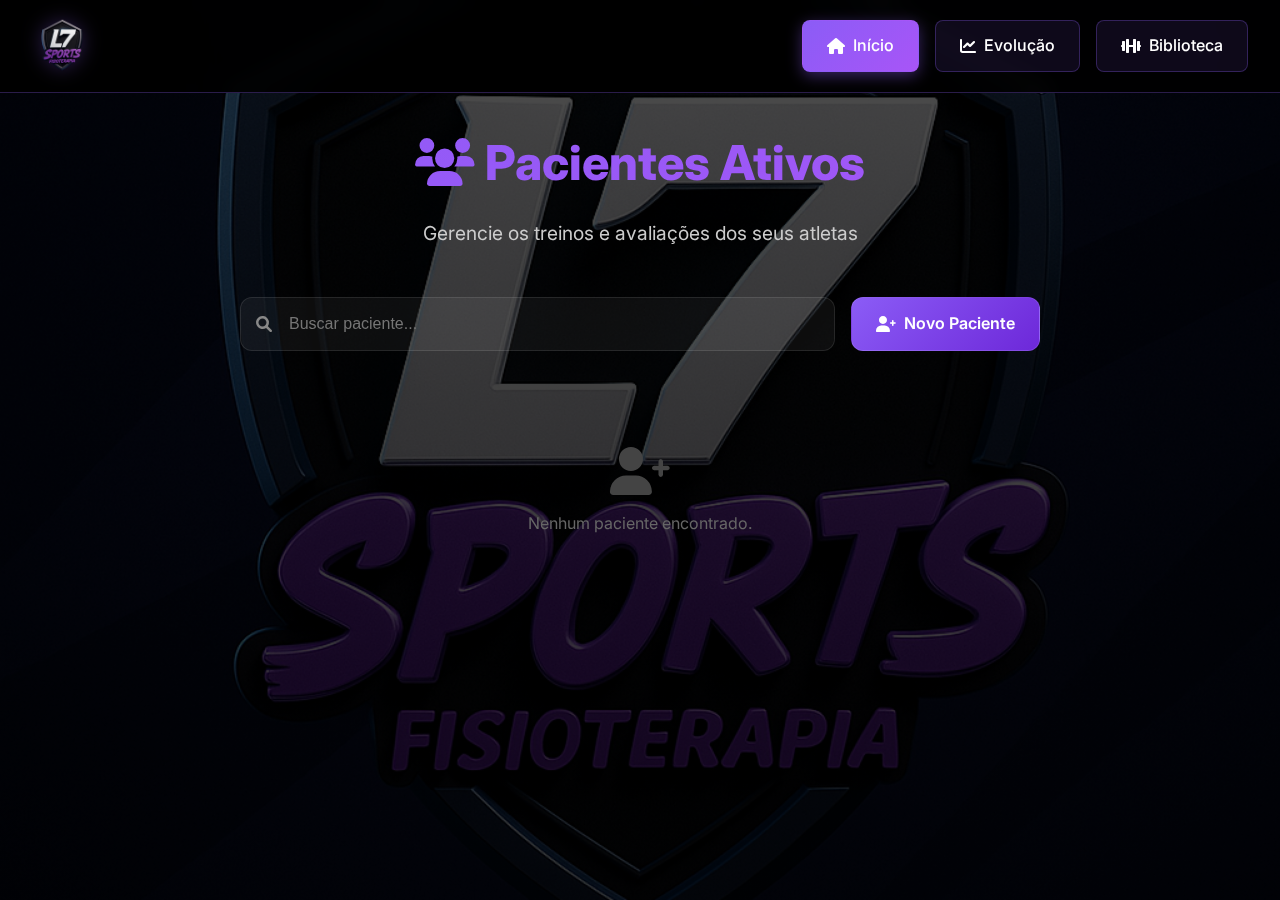
<file: index.html>
<!DOCTYPE html>
<html lang="pt-BR">
<head>
    <meta charset="UTF-8">
    <meta name="viewport" content="width=device-width, initial-scale=1.0">
    <title>L7 Sports - Início</title>
    <link rel="stylesheet" href="styles.css">
    <link href="https://fonts.googleapis.com/css2?family=Inter:wght@300;400;500;600;700;800&display=swap" rel="stylesheet">
    <link rel="stylesheet" href="https://cdnjs.cloudflare.com/ajax/libs/font-awesome/6.0.0/css/all.min.css">
    <link rel="icon" type="image/png" href="assets/icon-app.png">
    
    <style>
        /* --- TOOLBAR (PESQUISA + BOTÃO) --- */
        .toolbar-container {
            display: flex;
            align-items: center;
            gap: 1rem;
            max-width: 900px; /* Largura máxima para não ficar esticado demais */
            margin: 0 auto 2rem auto;
        }

        /* Container da Pesquisa (Cresce para ocupar espaço) */
        .search-wrapper {
            flex: 1; 
            position: relative;
        }

        .search-input {
            width: 100%;
            padding: 1rem 1rem 1rem 3rem;
            background: rgba(255,255,255,0.05);
            border: 1px solid rgba(255,255,255,0.1);
            border-radius: 12px;
            color: white;
            font-size: 1rem;
            outline: none;
            transition: all 0.3s ease;
            height: 54px; /* Altura fixa para alinhar com botão */
        }

        .search-input:focus {
            border-color: #8B5CF6;
            background: rgba(139, 92, 246, 0.05);
            box-shadow: 0 0 0 4px rgba(139, 92, 246, 0.1);
        }

        .search-icon {
            position: absolute;
            left: 1rem;
            top: 50%;
            transform: translateY(-50%);
            color: #888;
            pointer-events: none;
        }

        /* Botão Novo Paciente */
        .btn-new-patient {
            background: linear-gradient(135deg, #8B5CF6, #6D28D9);
            color: white;
            padding: 0 1.5rem;
            height: 54px; /* Mesma altura da pesquisa */
            border-radius: 12px;
            display: flex;
            align-items: center;
            gap: 0.5rem;
            text-decoration: none;
            font-weight: 600;
            white-space: nowrap; /* Impede que o texto quebre */
            transition: transform 0.2s, box-shadow 0.2s;
            border: 1px solid rgba(255,255,255,0.1);
        }

        .btn-new-patient:hover {
            transform: translateY(-2px);
            box-shadow: 0 4px 12px rgba(139, 92, 246, 0.4);
            border-color: #A78BFA;
        }

        /* Responsivo (Celular) */
        @media (max-width: 600px) {
            .toolbar-container {
                flex-direction: column; /* Um embaixo do outro */
            }
            .btn-new-patient {
                width: 100%;
                justify-content: center;
            }
        }

        /* --- CARDS (Estilo Padrão) --- */
        .patients-grid {
            display: grid;
            grid-template-columns: repeat(auto-fill, minmax(280px, 1fr));
            gap: 1.5rem;
        }

        .patient-card {
            background: rgba(255,255,255,0.05);
            padding: 1.5rem;
            border-radius: 16px;
            border: 1px solid rgba(255,255,255,0.05);
            cursor: pointer;
            transition: all 0.3s ease;
            display: flex;
            flex-direction: column;
            gap: 1rem;
            position: relative;
            overflow: hidden;
            text-decoration: none;
        }

        .patient-card:hover {
            transform: translateY(-5px);
            background: rgba(139, 92, 246, 0.1);
            border-color: #8B5CF6;
            box-shadow: 0 10px 20px rgba(0,0,0,0.3);
        }

        .card-header { display: flex; align-items: center; gap: 1rem; }
        .card-avatar { width: 45px; height: 45px; background: transparent; border-radius: 50%; display: flex; align-items: center; justify-content: center; overflow: hidden; }
        .card-info h3 { margin: 0; font-size: 1.1rem; color: #fff; font-weight: 600; }
        .card-info p { margin: 0; font-size: 0.85rem; color: #ccc; }
        .lesion-container { border-bottom: 1px solid rgba(255,255,255,0.1); padding-bottom: 0.8rem; margin-bottom: 0.5rem; }
        .lesion-badge { padding: 0.4rem 1rem; background: #6D28D9; border: 1px solid #8B5CF6; border-radius: 8px; font-size: 0.8rem; color: white; font-weight: 700; display: inline-flex; align-items: center; gap: 0.5rem; text-transform: uppercase; }
        .focos-container { display: flex; flex-wrap: wrap; gap: 0.5rem; }
        .tag-box { padding: 0.3rem 0.8rem; background: rgba(139, 92, 246, 0.2); border: 1px solid rgba(139, 92, 246, 0.4); border-radius: 50px; font-size: 0.75rem; color: #E9D5FF; font-weight: 500; }
        .card-action { margin-top: auto; padding-top: 1rem; border-top: 1px solid rgba(255,255,255,0.1); color: #8B5CF6; font-size: 0.9rem; font-weight: 600; display: flex; align-items: center; gap: 0.5rem; }
    </style>
</head>
<body>
    <div class="app-container">
        <header class="header">
            <div class="logo-container">
                <img src="assets/logo-site.png" alt="L7 Logo" class="main-logo">
            </div>
            <nav class="nav-menu">
                <a href="index.html" class="nav-link active"><i class="fas fa-home"></i> Início</a>
                <a href="evolucao.html" class="nav-link"><i class="fas fa-chart-line"></i> Evolução</a>
                <a href="biblioteca.html" class="nav-link"><i class="fas fa-dumbbell"></i> Biblioteca</a>
            </nav>
        </header>

        <div class="main-container">
            <div class="page-header">
                <h1><i class="fas fa-users"></i> Pacientes Ativos</h1>
                <p>Gerencie os treinos e avaliações dos seus atletas</p>
            </div>

            <div class="form-container">
                
                <div class="toolbar-container">
                    
                    <div class="search-wrapper">
                        <i class="fas fa-search search-icon"></i>
                        <input type="text" id="search-home" class="search-input" placeholder="Buscar paciente..." onkeyup="filtrarHome()">
                    </div>

                    <a href="cadastro.html" class="btn-new-patient">
                        <i class="fas fa-user-plus"></i> Novo Paciente
                    </a>

                </div>

                <div id="patients-grid" class="patients-grid">
                    </div>

                <div id="empty-state" style="text-align: center; padding: 4rem; display: none;">
                    <i class="fas fa-user-plus" style="font-size: 3rem; color: #444; margin-bottom: 1rem;"></i>
                    <p style="color: #666;">Nenhum paciente encontrado.</p>
                </div>
            </div>
        </div>
    </div>

    <script src="index.js"></script>
</body>
</html>
</file>
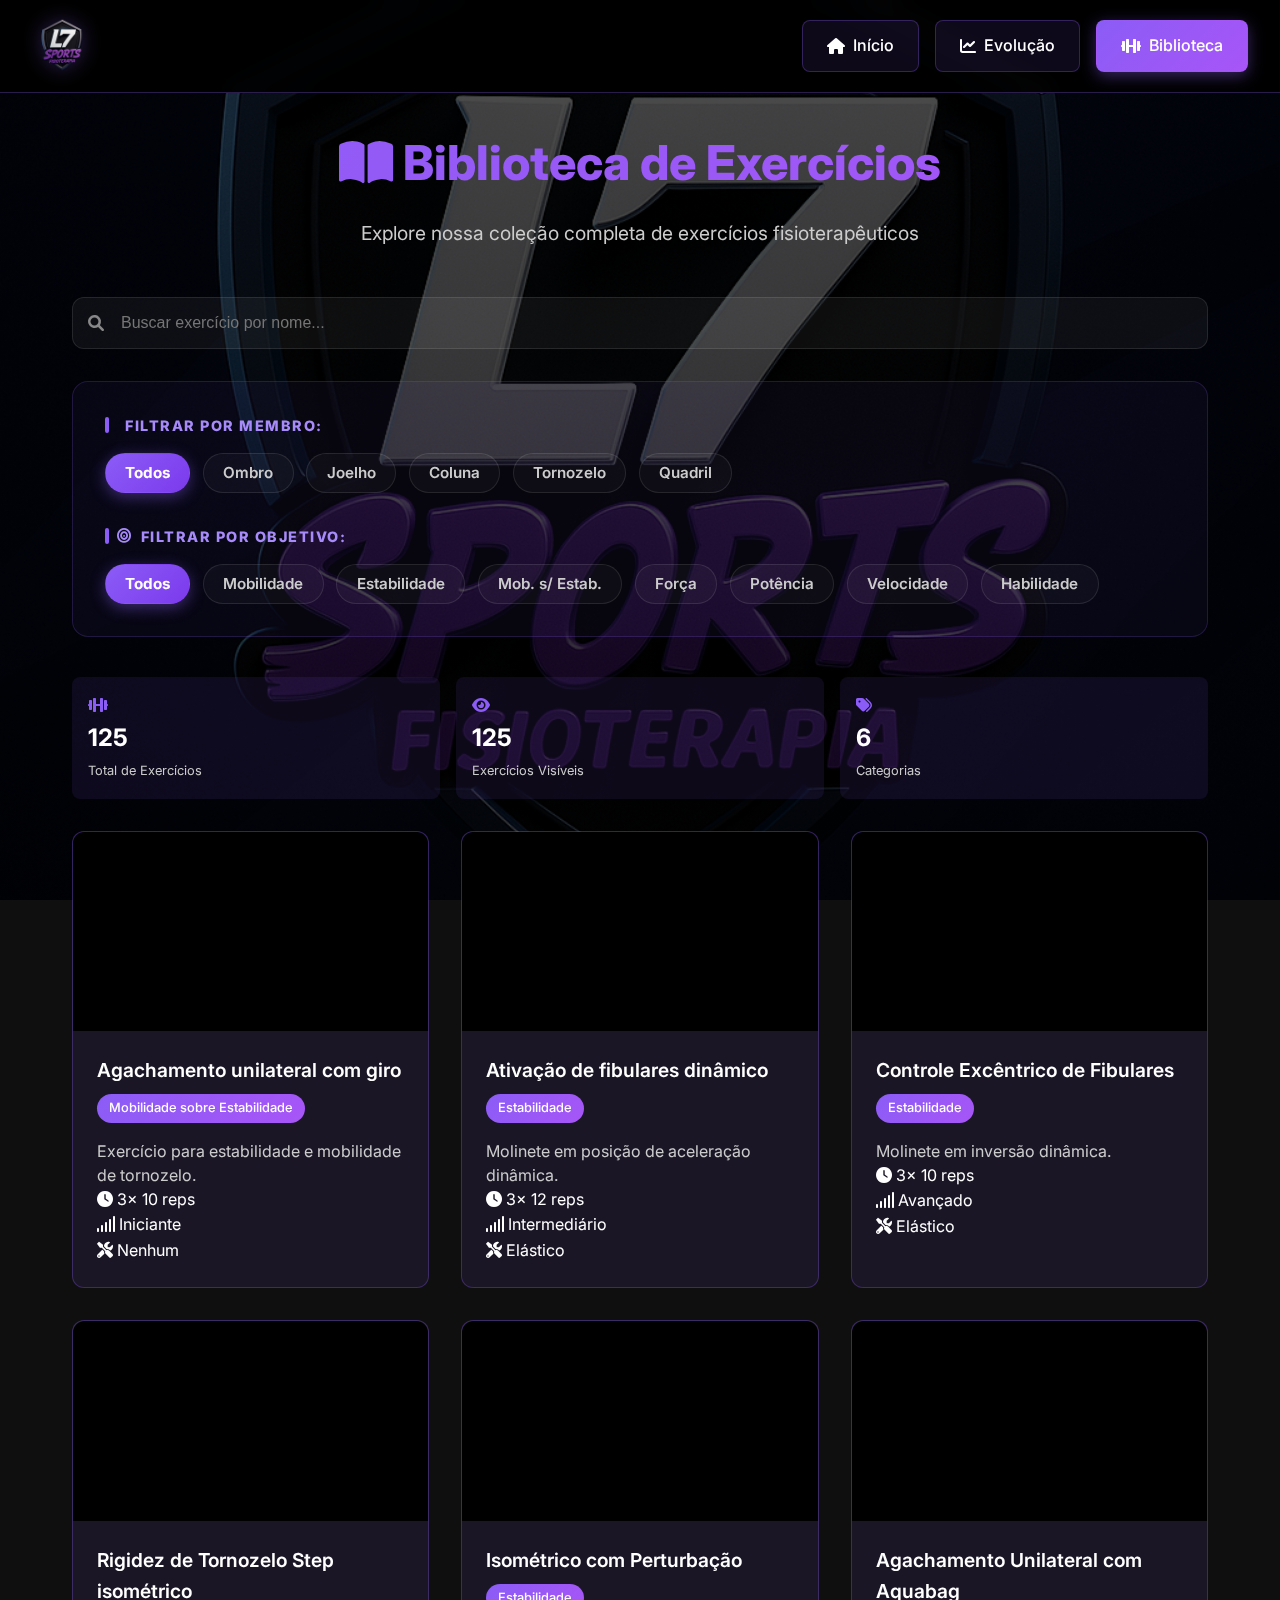
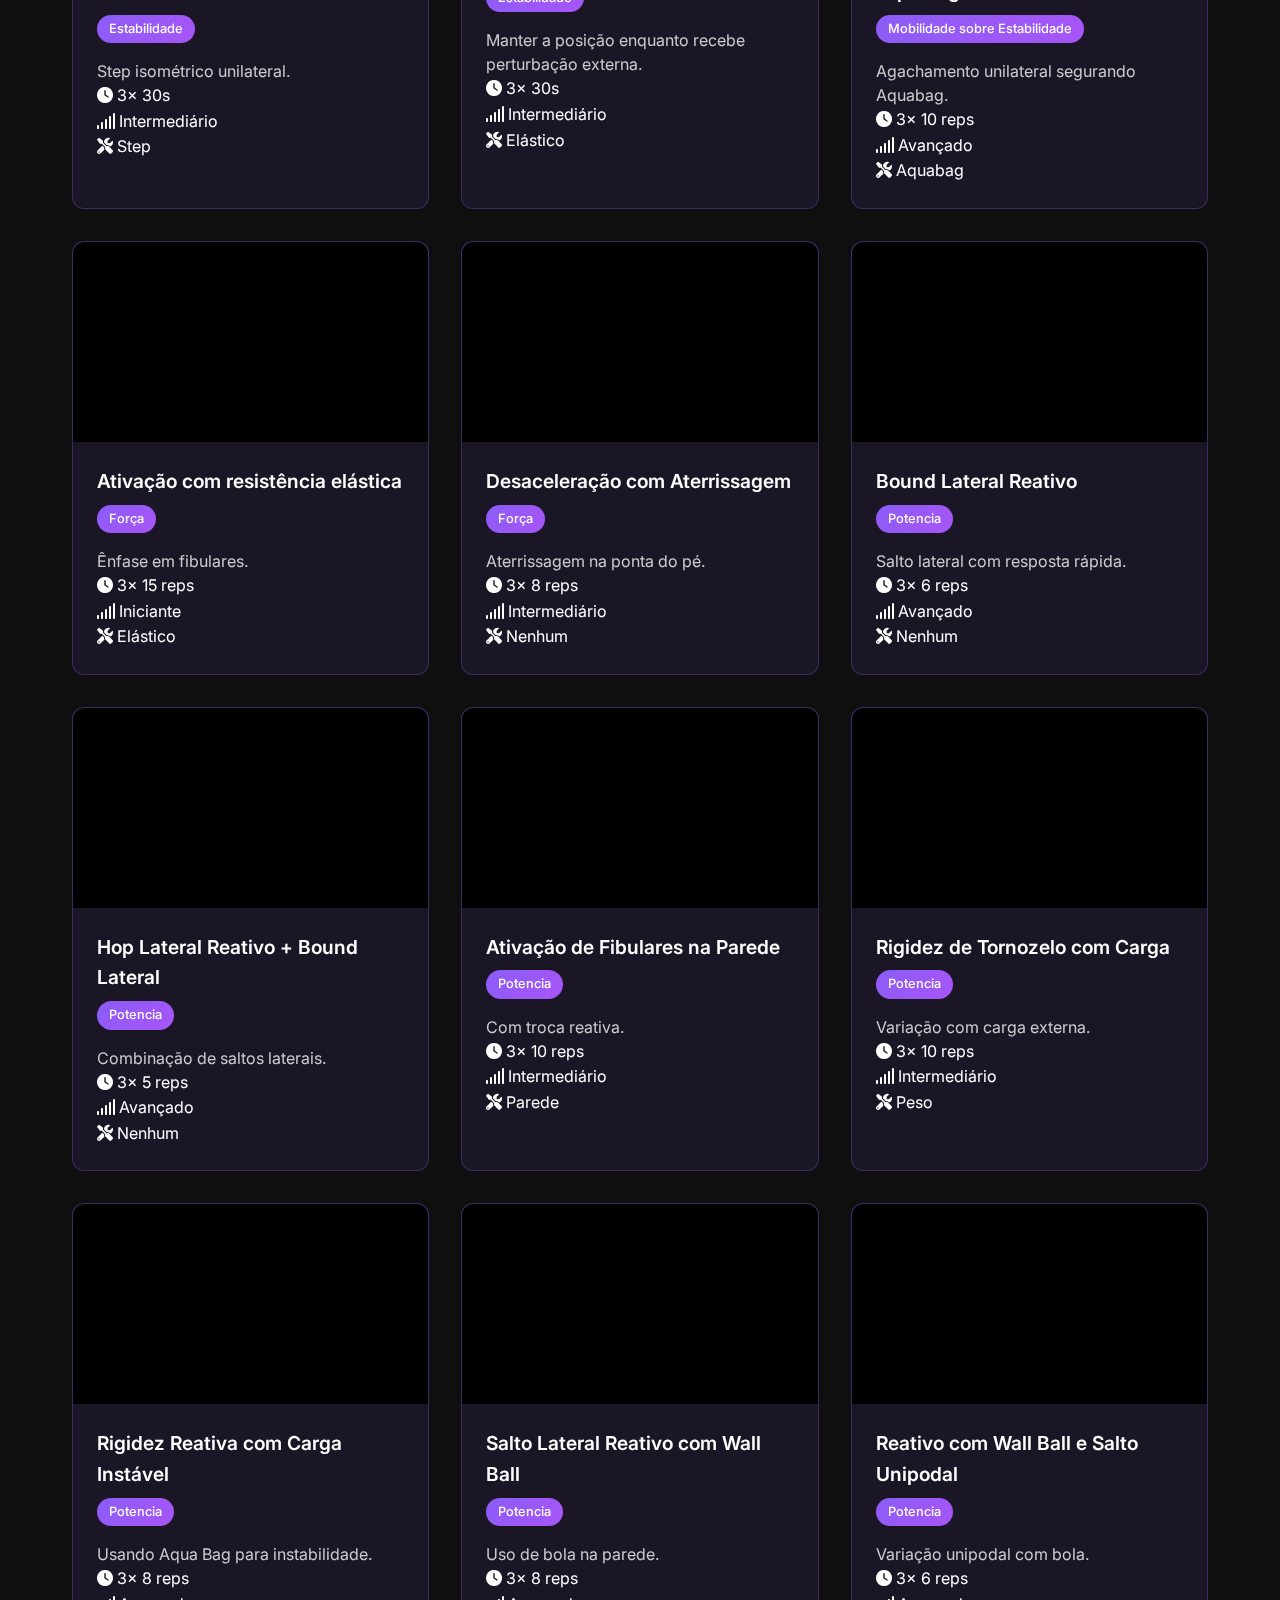
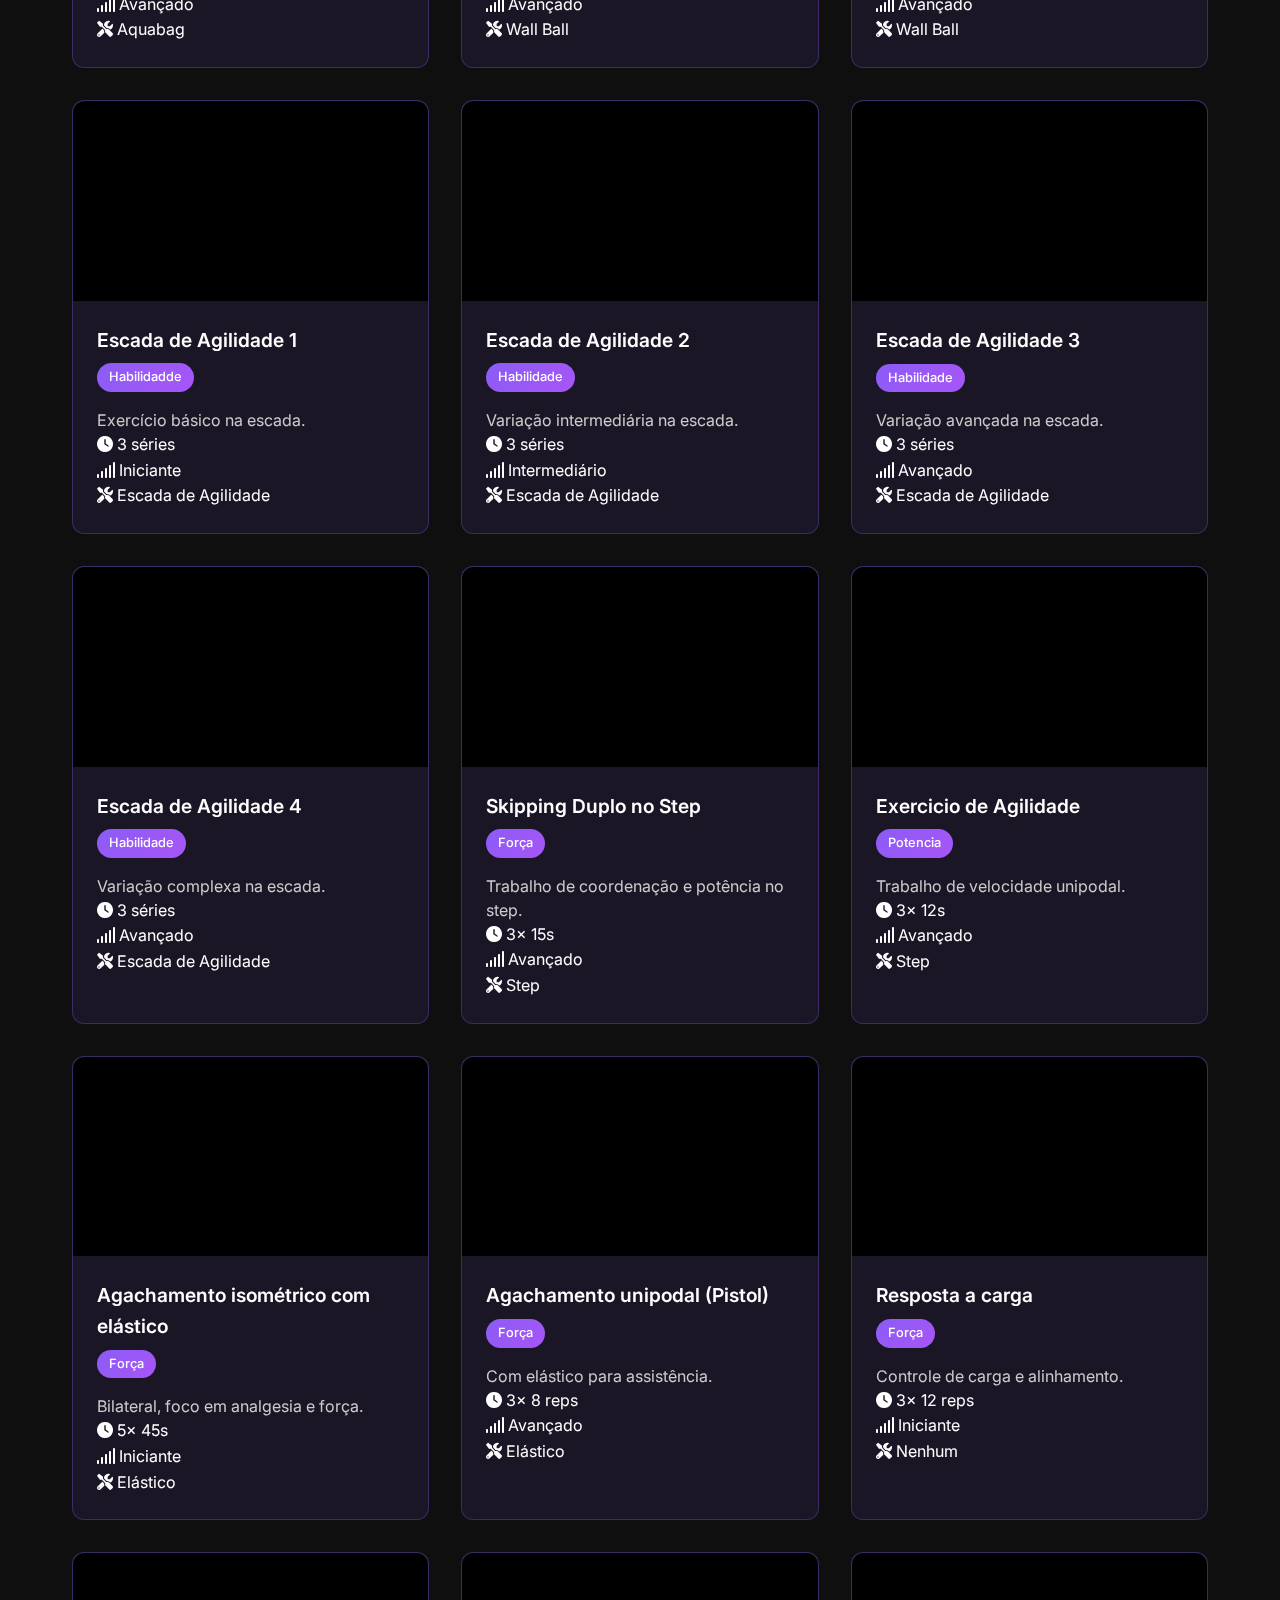
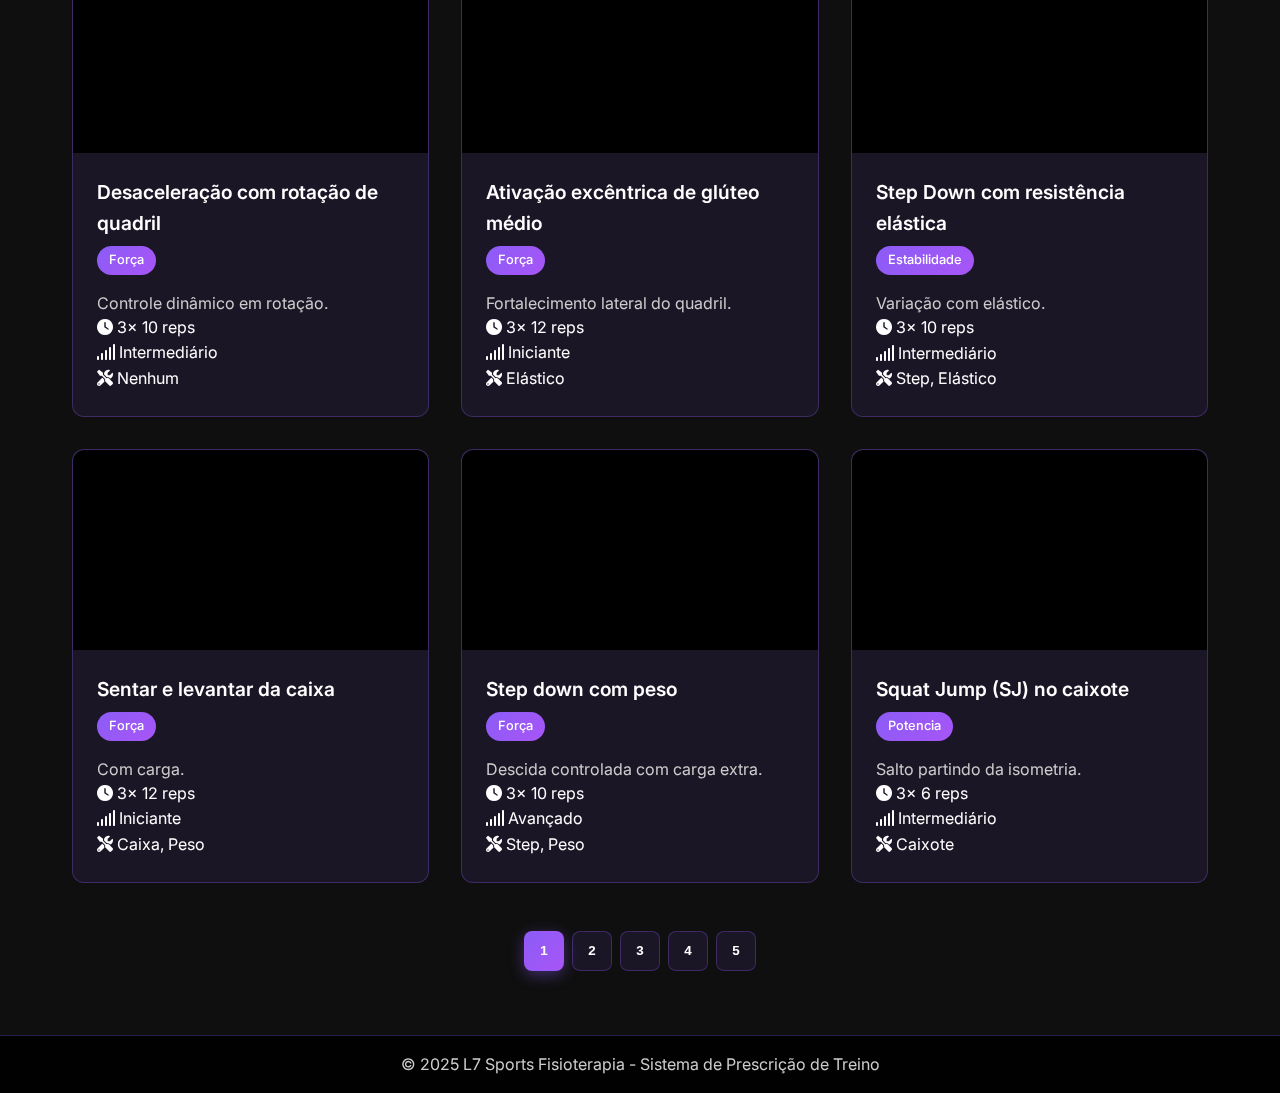
<file: biblioteca.html>
<!DOCTYPE html>
<html lang="pt-BR">
<head>
    <meta charset="UTF-8">
    <meta name="viewport" content="width=device-width, initial-scale=1.0">
    <title>L7 Sports - Biblioteca de Exercícios</title>
    <link rel="stylesheet" href="styles.css">
    <link href="https://fonts.googleapis.com/css2?family=Inter:wght@300;400;500;600;700;800&display=swap" rel="stylesheet">
    <link rel="stylesheet" href="https://cdnjs.cloudflare.com/ajax/libs/font-awesome/6.0.0/css/all.min.css">
    
    <link rel="icon" type="image/png" href="assets/icon-app.png">
    <link rel="apple-touch-icon" href="assets/icon-app.png">
</head>
<body>
    <div class="app-container">
        <header class="header">
            <div class="logo-container">
                <img src="assets/logo-site.png" alt="L7 Sports Fisioterapia Logo" class="main-logo">
            </div>
            <nav class="nav-menu">
                <a href="index.html" class="nav-link">
                    <i class="fas fa-home"></i> Início
                </a>
                <a href="evolucao.html" class="nav-link">
                    <i class="fas fa-chart-line"></i> Evolução
                </a>
                <a href="biblioteca.html" class="nav-link active">
                    <i class="fas fa-dumbbell"></i> Biblioteca
                </a>
            </nav>
        </header>

        <div class="main-container">
            <div class="page-header">
                <h1><i class="fas fa-book-open"></i> Biblioteca de Exercícios</h1>
                <p>Explore nossa coleção completa de exercícios fisioterapêuticos</p>
            </div>

            <div class="search-container" style="margin-bottom: 2rem;">
                <div class="search-wrapper" style="position: relative;">
                    <i class="fas fa-search search-icon" style="position: absolute; left: 1rem; top: 50%; transform: translateY(-50%); color: #888;"></i>
                    <input type="text" id="search-exercise" class="search-input" placeholder="Buscar exercício por nome..." style="width: 100%; padding: 1rem 1rem 1rem 3rem; background: rgba(255,255,255,0.05); border: 1px solid rgba(255,255,255,0.1); border-radius: 12px; color: white; font-size: 1rem; outline: none; transition: all 0.3s ease;">
                </div>
            </div>

            <div class="filters-container">
                
                <div class="filter-group">
                    <h4><i class="fas fa-body"></i> Filtrar por Membro:</h4>
                    <div class="filters" id="location-filters">
                        <button class="filter-btn active" data-type="location" data-value="all">Todos</button>
                        <button class="filter-btn" data-type="location" data-value="ombro">Ombro</button>
                        <button class="filter-btn" data-type="location" data-value="joelho">Joelho</button>
                        <button class="filter-btn" data-type="location" data-value="coluna">Coluna</button>
                        <button class="filter-btn" data-type="location" data-value="tornozelo">Tornozelo</button>
                        <button class="filter-btn" data-type="location" data-value="quadril">Quadril</button>
                    </div>
                </div>

                <div class="filter-group">
                    <h4><i class="fas fa-bullseye"></i> Filtrar por Objetivo:</h4>
                    <div class="filters" id="focus-filters">
                        <button class="filter-btn active" data-type="focus" data-value="all">Todos</button>
                        <button class="filter-btn" data-type="focus" data-value="Mobilidade">Mobilidade</button>
                        <button class="filter-btn" data-type="focus" data-value="Estabilidade">Estabilidade</button>
                        <button class="filter-btn" data-type="focus" data-value="Mobilidade sobre Estabilidade">Mob. s/ Estab.</button>
                        <button class="filter-btn" data-type="focus" data-value="Força">Força</button>
                        <button class="filter-btn" data-type="focus" data-value="Potencia">Potência</button>
                        <button class="filter-btn" data-type="focus" data-value="Velocidade">Velocidade</button>
                        <button class="filter-btn" data-type="focus" data-value="Habilidade">Habilidade</button>
                    </div>
                </div>

            </div>

            <div class="stats-section" style="margin-bottom: 2rem; display: flex; gap: 1rem;">
                <div style="background: rgba(139, 92, 246, 0.1); padding: 1rem; border-radius: 8px; flex: 1;">
                    <i class="fas fa-dumbbell" style="color: #8B5CF6;"></i>
                    <strong id="total-exercises" style="font-size: 1.5rem; display: block;">0</strong>
                    <span style="font-size: 0.8rem; color: #ccc;">Total de Exercícios</span>
                </div>
                <div style="background: rgba(139, 92, 246, 0.1); padding: 1rem; border-radius: 8px; flex: 1;">
                    <i class="fas fa-eye" style="color: #8B5CF6;"></i>
                    <strong id="visible-exercises" style="font-size: 1.5rem; display: block;">0</strong>
                    <span style="font-size: 0.8rem; color: #ccc;">Exercícios Visíveis</span>
                </div>
                <div style="background: rgba(139, 92, 246, 0.1); padding: 1rem; border-radius: 8px; flex: 1;">
                    <i class="fas fa-tags" style="color: #8B5CF6;"></i>
                    <strong id="categories-count" style="font-size: 1.5rem; display: block;">6</strong>
                    <span style="font-size: 0.8rem; color: #ccc;">Categorias</span>
                </div>
            </div>

            <div class="exercise-grid" id="exercise-grid">
                </div>

            <div id="pagination-controls" class="pagination-container"></div>
        </div>

        <footer class="footer">
            <p>&copy; 2025 L7 Sports Fisioterapia - Sistema de Prescrição de Treino</p>
        </footer>
    </div>

    <script src="exercises-data.js"></script>
    <script src="biblioteca.js"></script>
</body>
</html>
</file>
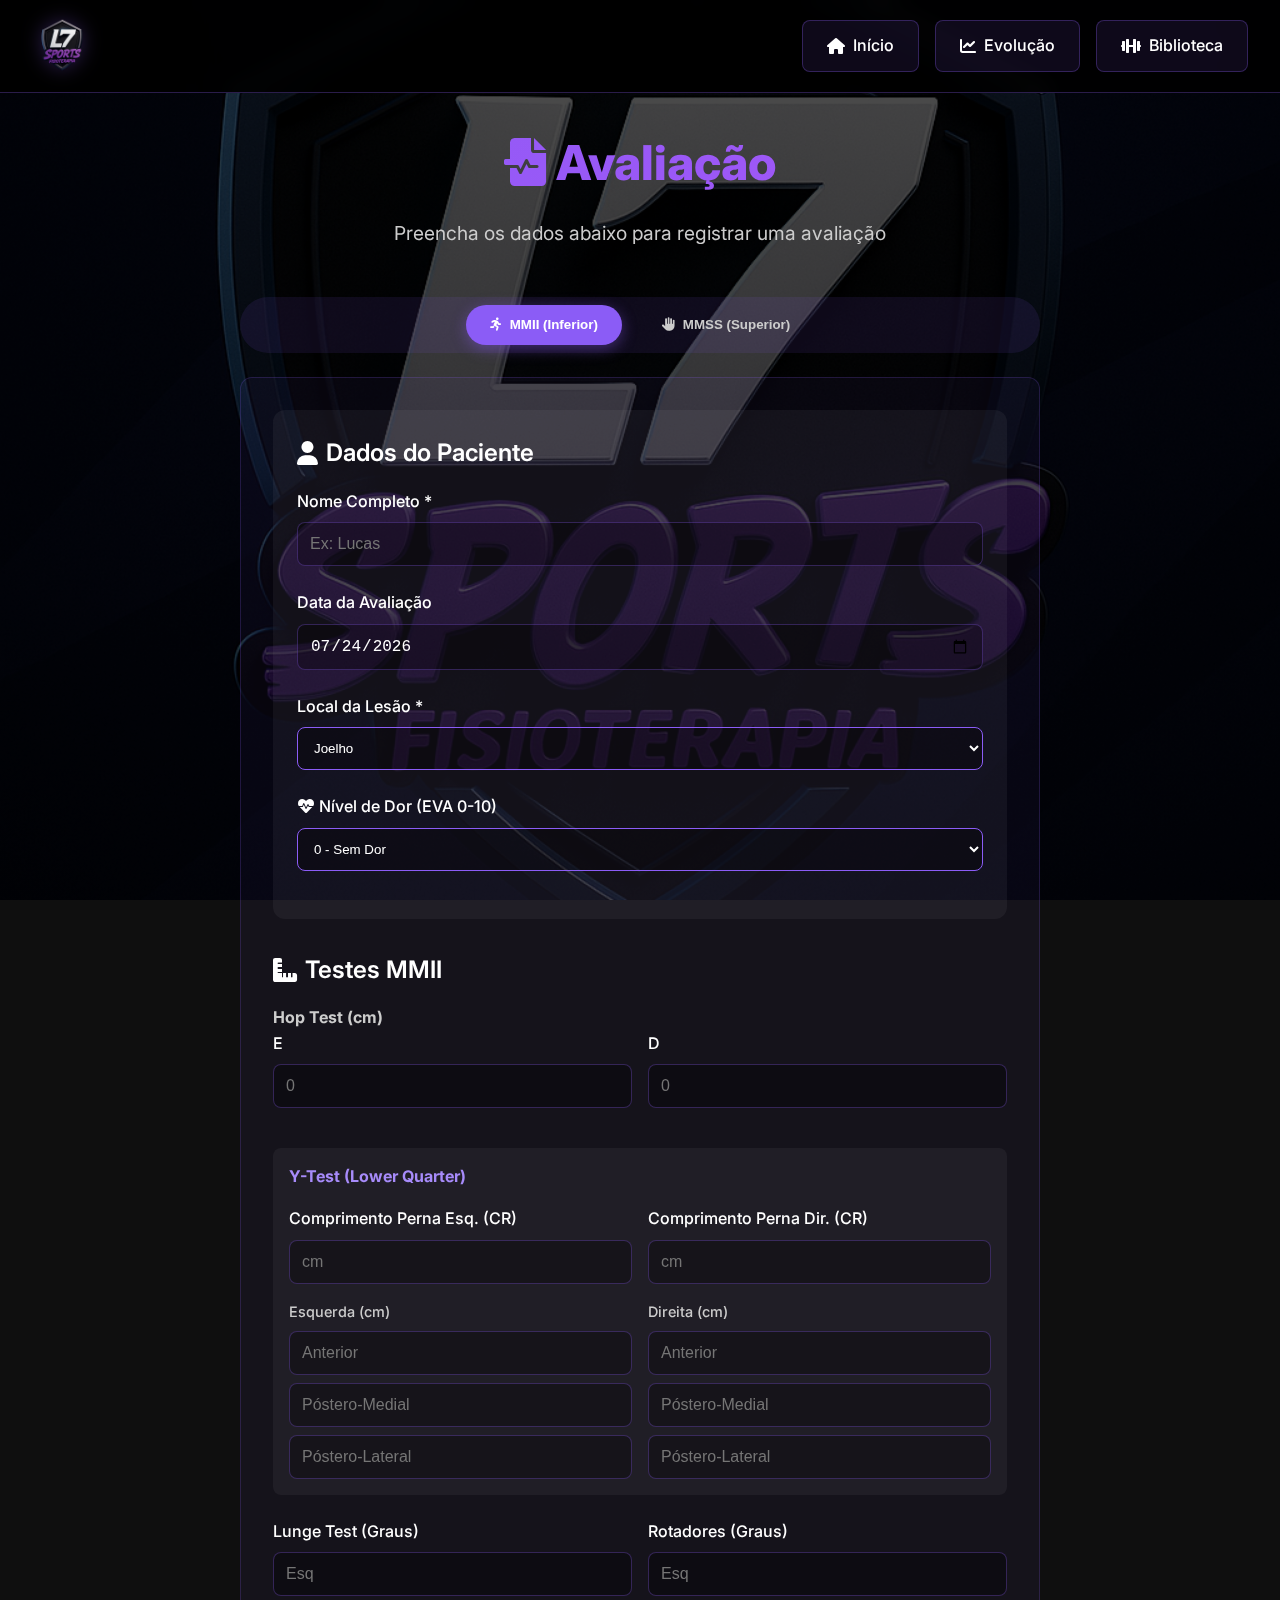
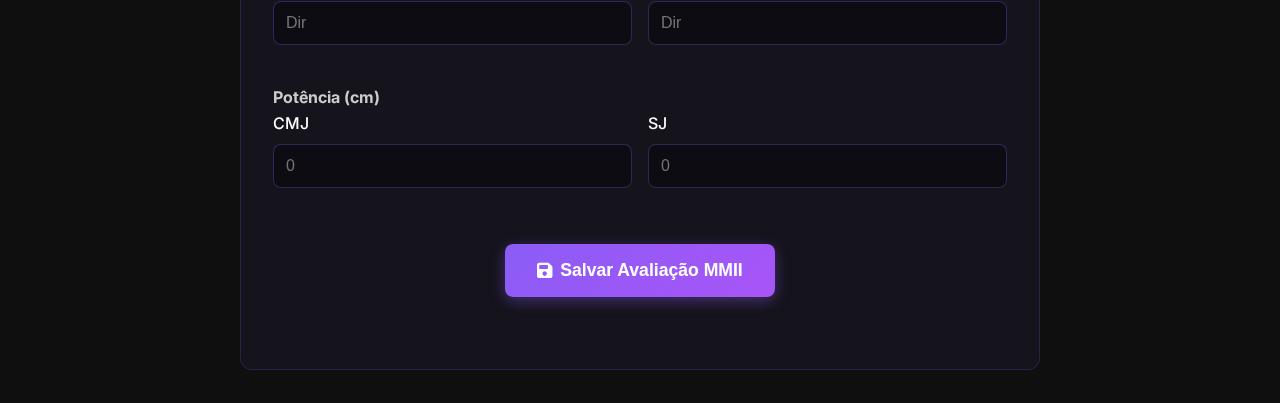
<file: cadastro.html>
<!DOCTYPE html>
<html lang="pt-BR">
<head>
    <meta charset="UTF-8">
    <meta name="viewport" content="width=device-width, initial-scale=1.0">
    <title>L7 Sports - Avaliação</title>
    <link rel="stylesheet" href="styles.css">
    <link href="https://fonts.googleapis.com/css2?family=Inter:wght@300;400;500;600;700;800&display=swap" rel="stylesheet">
    <link rel="stylesheet" href="https://cdnjs.cloudflare.com/ajax/libs/font-awesome/6.0.0/css/all.min.css">
    <link rel="icon" type="image/png" href="assets/icon-app.png">
</head>
<body>
    <div class="app-container">
        <header class="header">
            <div class="logo-container">
                <img src="assets/logo-site.png" alt="L7 Logo" class="main-logo">
            </div>
            <nav class="nav-menu">
                <a href="index.html" class="nav-link"><i class="fas fa-home"></i> Início</a>
                <a href="evolucao.html" class="nav-link"><i class="fas fa-chart-line"></i> Evolução</a>
                <a href="biblioteca.html" class="nav-link"><i class="fas fa-dumbbell"></i> Biblioteca</a>
            </nav>
        </header>

        <div class="main-container">
            <div class="page-header">
                <h1><i class="fas fa-file-medical-alt"></i> Avaliação</h1>
                <p>Preencha os dados abaixo para registrar uma avaliação</p>
            </div>

            <div class="form-container">
                
                <div class="form-group" style="display: none;">
                    <select id="select_paciente_existente">
                        <option value="novo">Novo Paciente (Cadastrar)</option>
                    </select>
                </div>

                <div class="tabs-container" style="margin-bottom: 1.5rem; display: flex; justify-content: center; gap: 1rem;">
                    <button type="button" class="tab-btn active" onclick="switchSection('mmii')">
                        <i class="fas fa-running"></i> MMII (Inferior)
                    </button>
                    <button type="button" class="tab-btn" onclick="switchSection('mmss')">
                        <i class="fas fa-hand-paper"></i> MMSS (Superior)
                    </button>
                </div>

                <form id="cadastroUnificado" class="patient-form">
                    
                    <div id="section-mmii" class="form-section active-section">
                        
                        <div style="background: rgba(255,255,255,0.05); padding: 1.5rem; border-radius: 12px; margin-bottom: 2rem;">
                            <h3><i class="fas fa-user"></i> Dados do Paciente</h3>
                            <div class="form-group">
                                <label>Nome Completo *</label>
                                <input type="text" id="nome_mmii" class="nome-input" required placeholder="Ex: Lucas">
                            </div>
                            <div class="form-group">
                                <label>Data da Avaliação</label>
                                <input type="date" id="data_mmii" class="data-input">
                            </div>
                            <div class="form-group">
                                <label>Local da Lesão *</label>
                                <select id="lesao_mmii" class="lesao-input" required style="width: 100%; padding: 12px; background: rgba(0,0,0,0.3); border: 1px solid #8B5CF6; border-radius: 8px; color: white;">
                                    <option value="Joelho" selected>Joelho</option>
                                    <option value="Tornozelo">Tornozelo</option>
                                    <option value="Quadril">Quadril</option>
                                </select>
                            </div>
                            
                            <div class="form-group" style="margin-top: 1rem;">
                                <label style="color: #fff;"><i class="fas fa-heartbeat" style="color: #fff;"></i> Nível de Dor (EVA 0-10)</label>
                                <select id="evaMmii" style="width: 100%; padding: 12px; background: rgba(0,0,0,0.3); border: 1px solid #8B5CF6; border-radius: 8px; color: white;">
                                    <option value="0" selected>0 - Sem Dor</option>
                                    <option value="1">1</option>
                                    <option value="2">2</option>
                                    <option value="3">3</option>
                                    <option value="4">4</option>
                                    <option value="5">5 - Dor Moderada</option>
                                    <option value="6">6</option>
                                    <option value="7">7</option>
                                    <option value="8">8</option>
                                    <option value="9">9</option>
                                    <option value="10">10 - Dor Máxima</option>
                                </select>
                            </div>
                        </div>

                        <h3><i class="fas fa-ruler-combined"></i> Testes MMII</h3>
                        
                        <h4 style="color:#ccc; margin-top:1rem;">Hop Test (cm)</h4>
                        <div class="form-group-row" style="display: flex; gap: 1rem;">
                            <div class="form-group" style="flex: 1;"><label>E</label><input type="number" id="hopE" placeholder="0"></div>
                            <div class="form-group" style="flex: 1;"><label>D</label><input type="number" id="hopD" placeholder="0"></div>
                        </div>

                        <div class="form-group" style="background: rgba(255,255,255,0.05); padding: 1rem; border-radius: 8px; margin-top: 1rem;">
                            <h4 style="color: #A78BFA; margin-bottom: 1rem;">Y-Test (Lower Quarter)</h4>
                            
                            <div style="display: grid; grid-template-columns: 1fr 1fr; gap: 1rem; margin-bottom: 1rem;">
                                <div>
                                    <label>Comprimento Perna Esq. (CR)</label>
                                    <input type="number" id="crMmiiE" step="0.1" placeholder="cm">
                                </div>
                                <div>
                                    <label>Comprimento Perna Dir. (CR)</label>
                                    <input type="number" id="crMmiiD" step="0.1" placeholder="cm">
                                </div>
                            </div>

                            <div style="display: grid; grid-template-columns: 1fr 1fr; gap: 1rem;">
                                <div>
                                    <label style="color: #ccc; font-size: 0.9rem;">Esquerda (cm)</label>
                                    <input type="number" id="yAntE" placeholder="Anterior" style="margin-bottom: 0.5rem;">
                                    <input type="number" id="yPmE" placeholder="Póstero-Medial" style="margin-bottom: 0.5rem;">
                                    <input type="number" id="yPlE" placeholder="Póstero-Lateral">
                                </div>
                                <div>
                                    <label style="color: #ccc; font-size: 0.9rem;">Direita (cm)</label>
                                    <input type="number" id="yAntD" placeholder="Anterior" style="margin-bottom: 0.5rem;">
                                    <input type="number" id="yPmD" placeholder="Póstero-Medial" style="margin-bottom: 0.5rem;">
                                    <input type="number" id="yPlD" placeholder="Póstero-Lateral">
                                </div>
                            </div>
                        </div>
                        <div class="form-group-row" style="display: flex; gap: 1rem; margin-top: 1rem;">
                            <div class="form-group" style="flex: 1;">
                                <label>Lunge Test (Graus)</label>
                                <input type="number" id="lungeE" placeholder="Esq">
                                <input type="number" id="lungeD" placeholder="Dir" style="margin-top:5px;">
                            </div>
                            <div class="form-group" style="flex: 1;">
                                <label>Rotadores (Graus)</label>
                                <input type="number" id="rotE" placeholder="Esq">
                                <input type="number" id="rotD" placeholder="Dir" style="margin-top:5px;">
                            </div>
                        </div>

                        <div class="form-group-row" style="display: flex; gap: 1rem; margin-top: 1rem; display: none;"> 
                            <input type="hidden" id="gonioExtMmii" value="0">
                            <input type="hidden" id="gonioFlexMmii" value="0">
                            <input type="hidden" id="forcaMmii" value="0">
                        </div>

                        <h4 style="color:#ccc; margin-top:1rem;">Potência (cm)</h4>
                        <div class="form-group-row" style="display: flex; gap: 1rem;">
                            <div class="form-group" style="flex: 1;"><label>CMJ</label><input type="number" id="cmj" placeholder="0"></div>
                            <div class="form-group" style="flex: 1;"><label>SJ</label><input type="number" id="sj" placeholder="0"></div>
                        </div>

                        <div class="form-actions">
                            <button type="button" class="btn btn-primary btn-large" onclick="salvarAvaliacao()">
                                <i class="fas fa-save"></i> Salvar Avaliação MMII
                            </button>
                        </div>
                    </div>

                    <div id="section-mmss" class="form-section" style="display: none;">
                        
                        <div style="background: rgba(255,255,255,0.05); padding: 1.5rem; border-radius: 12px; margin-bottom: 2rem;">
                            <h3><i class="fas fa-user"></i> Dados do Paciente</h3>
                            <div class="form-group">
                                <label>Nome Completo *</label>
                                <input type="text" id="nome_mmss" class="nome-input" placeholder="Ex: Lucas">
                            </div>
                            <div class="form-group">
                                <label>Data da Avaliação</label>
                                <input type="date" id="data_mmss" class="data-input">
                            </div>
                            <div class="form-group">
                                <label>Local da Lesão *</label>
                                <select id="lesao_mmss" class="lesao-input" style="width: 100%; padding: 12px; background: rgba(0,0,0,0.3); border: 1px solid #8B5CF6; border-radius: 8px; color: white;">
                                    <option value="Ombro" selected>Ombro</option>
                                    <option value="Cotovelo">Cotovelo</option>
                                    <option value="Punho">Punho</option>
                                    <option value="Coluna">Coluna</option>
                                </select>
                            </div>

                            <div class="form-group" style="margin-top: 1rem;">
                                <label style="color: #fff;"><i class="fas fa-heartbeat" style="color: #fff;"></i> Nível de Dor (EVA 0-10)</label>
                                <select id="evaMmss" style="width: 100%; padding: 12px; background: rgba(0,0,0,0.3); border: 1px solid #8B5CF6; border-radius: 8px; color: white;">
                                    <option value="0" selected>0 - Sem Dor</option>
                                    <option value="1">1</option>
                                    <option value="2">2</option>
                                    <option value="3">3</option>
                                    <option value="4">4</option>
                                    <option value="5">5 - Dor Moderada</option>
                                    <option value="6">6</option>
                                    <option value="7">7</option>
                                    <option value="8">8</option>
                                    <option value="9">9</option>
                                    <option value="10">10 - Dor Máxima</option>
                                </select>
                            </div>
                        </div>

                        <h3><i class="fas fa-hand-paper"></i> Testes MMSS</h3>

                        <div class="form-group-row" style="display: flex; gap: 1rem;">
                            <div class="form-group" style="flex: 1;"><label>Gonio. Flexão</label><input type="number" id="gonioFlexMmss" placeholder="Graus"></div>
                            <div class="form-group" style="flex: 1;"><label>Gonio. Abdução</label><input type="number" id="gonioAbdMmss" placeholder="Graus"></div>
                        </div>

                        <div class="form-group">
                            <label>MCC (Repetições)</label>
                            <input type="number" id="mcc" placeholder="0">
                        </div>

                        <div class="form-group" style="background: rgba(255,255,255,0.05); padding: 1rem; border-radius: 8px; margin-top: 1rem;">
                            <h4 style="color: #A78BFA; margin-bottom: 1rem;">Y-Test (Upper Quarter)</h4>
                            
                            <div style="display: grid; grid-template-columns: 1fr 1fr; gap: 1rem; margin-bottom: 1rem;">
                                <div>
                                    <label>Comp. Braço Esq. (C7-Dedo)</label>
                                    <input type="number" id="crMmssE" step="0.1" placeholder="cm">
                                </div>
                                <div>
                                    <label>Comp. Braço Dir. (C7-Dedo)</label>
                                    <input type="number" id="crMmssD" step="0.1" placeholder="cm">
                                </div>
                            </div>

                            <div style="display: grid; grid-template-columns: 1fr 1fr; gap: 1rem;">
                                <div>
                                    <label style="color: #ccc; font-size: 0.9rem;">Esquerda (cm)</label>
                                    <input type="number" id="yMedialE" placeholder="Medial" style="margin-bottom: 0.5rem;">
                                    <input type="number" id="yInfLatE" placeholder="Inferolateral" style="margin-bottom: 0.5rem;">
                                    <input type="number" id="ySupLatE" placeholder="Superolateral">
                                </div>
                                <div>
                                    <label style="color: #ccc; font-size: 0.9rem;">Direita (cm)</label>
                                    <input type="number" id="yMedialD" placeholder="Medial" style="margin-bottom: 0.5rem;">
                                    <input type="number" id="yInfLatD" placeholder="Inferolateral" style="margin-bottom: 0.5rem;">
                                    <input type="number" id="ySupLatD" placeholder="Superolateral">
                                </div>
                            </div>
                        </div>
                        <div style="display: none;">
                            <input type="hidden" id="forcaMmss" value="0">
                        </div>

                        <div class="form-actions">
                            <button type="button" class="btn btn-primary btn-large" onclick="salvarAvaliacao()">
                                <i class="fas fa-save"></i> Salvar Avaliação MMSS
                            </button>
                        </div>
                    </div>

                </form>
            </div>
        </div>
    </div>

    <script>
        function switchSection(sectionName) {
            document.getElementById('section-mmii').style.display = 'none';
            document.getElementById('section-mmss').style.display = 'none';
            document.getElementById('section-' + sectionName).style.display = 'block';
            
            const buttons = document.querySelectorAll('.tab-btn');
            buttons.forEach(btn => btn.classList.remove('active'));
            if(sectionName === 'mmii') buttons[0].classList.add('active');
            else buttons[1].classList.add('active');
        }

        // Sincroniza nomes
        document.addEventListener('DOMContentLoaded', () => {
            const nomeMmii = document.getElementById('nome_mmii');
            const nomeMmss = document.getElementById('nome_mmss');
            if(nomeMmii && nomeMmss){
                nomeMmii.addEventListener('input', function() { nomeMmss.value = this.value; });
                nomeMmss.addEventListener('input', function() { nomeMmii.value = this.value; });
            }
            // Data de hoje
            const hoje = new Date().toISOString().split('T')[0];
            if(document.getElementById('data_mmii')) document.getElementById('data_mmii').value = hoje;
            if(document.getElementById('data_mmss')) document.getElementById('data_mmss').value = hoje;
        });
    </script>
    
    <script src="avaliacao.js"></script>
</body>
</html>
</file>
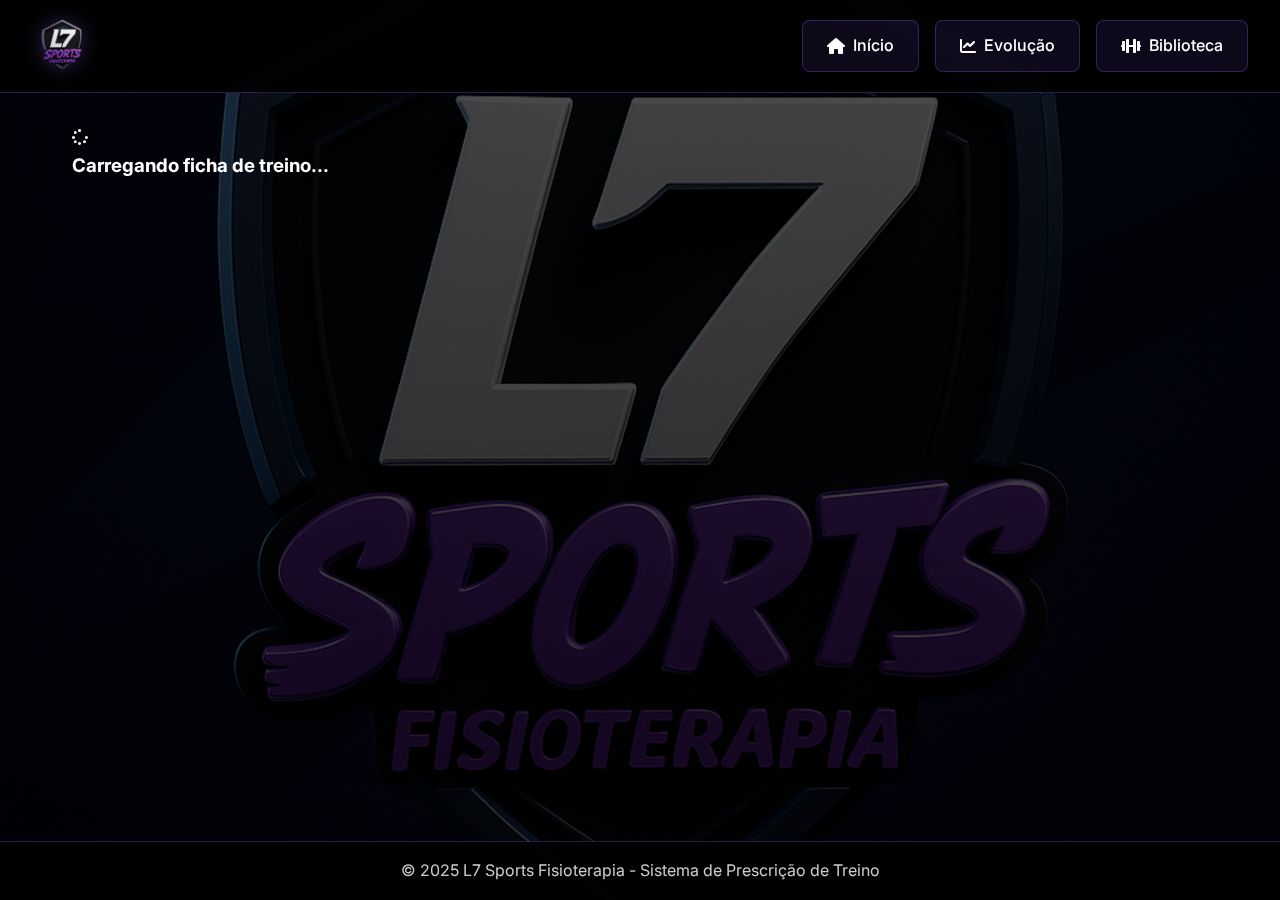
<file: ficha.html>
<!DOCTYPE html>
<html lang="pt-BR">
<head>
    <meta charset="UTF-8">
    <meta name="viewport" content="width=device-width, initial-scale=1.0">
    <title>Ficha de Treino - L7 Sports</title>
    <link rel="stylesheet" href="styles.css">
    <link href="https://fonts.googleapis.com/css2?family=Inter:wght@300;400;500;600;700;800&display=swap" rel="stylesheet">
    <link rel="stylesheet" href="https://cdnjs.cloudflare.com/ajax/libs/font-awesome/6.0.0/css/all.min.css">
</head>
<body>
    <div class="app-container">
        <!-- Header com Logo -->
        <header class="header">
            <div class="logo-container">
                <img src="assets/logo-site.png" alt="L7 Sports Fisioterapia Logo" class="main-logo">
            </div>
            <nav class="nav-menu">
                <a href="index.html" class="nav-link">
                    <i class="fas fa-home"></i>
                    Início
                </a>
                </a>
                <a href="evolucao.html" class="nav-link">
                    <i class="fas fa-chart-line"></i>
                    Evolução
                </a>
                <a href="biblioteca.html" class="nav-link">
                    <i class="fas fa-dumbbell"></i>
                    Biblioteca
                </a>
            </nav>
        </header>

        <!-- Container Principal -->
        <div class="main-container">
            <!-- Estado de Carregamento -->
            <div class="loading-state" id="loading-state">
                <i class="fas fa-spinner fa-spin"></i>
                <h3>Carregando ficha de treino...</h3>
            </div>

            <!-- Estado de Erro -->
            <div class="error-state" id="error-state" style="display: none;">
                <i class="fas fa-exclamation-triangle"></i>
                <h3>Paciente não encontrado</h3>
                <p>O paciente selecionado não foi encontrado ou foi removido.</p>
                <a href="index.html" class="btn btn-primary">
                    <i class="fas fa-arrow-left"></i>
                    Voltar à Lista
                </a>
            </div>

            <!-- Conteúdo da Ficha -->
            <div class="workout-content" id="workout-content" style="display: none;">
                <!-- Cabeçalho do Paciente -->
                <div class="patient-header">
                    <div class="patient-info">
                        <h1 id="patient-name">
                            <i class="fas fa-user"></i>
                            <span>Nome do Paciente</span>
                        </h1>
                        <div class="patient-location" id="patient-location">
                            <!-- Local da lesão será inserido aqui -->
                        </div>
                        <div class="patient-focus" id="patient-focus">
                            <!-- Tags de foco serão inseridas aqui -->
                        </div>
                    </div>
                    <div class="header-actions">
                        <button class="btn btn-secondary" onclick="editPatient()">
                            <i class="fas fa-edit"></i>
                            Editar Paciente
                        </button>
                        <button class="btn btn-secondary" onclick="goBack()">
                            <i class="fas fa-arrow-left"></i>
                            Voltar
                        </button>
                    </div>
                </div>

                <!-- Filtros de Exercícios -->
                <div class="filters-section">
                    <h2><i class="fas fa-filter"></i> Filtrar Exercícios</h2>
                    <div class="filter-buttons" id="filter-buttons">
                        <button class="filter-btn active" data-filter="all">
                            <i class="fas fa-th"></i>
                            Todos
                        </button>
                        <!-- Botões de filtro serão inseridos dinamicamente -->
                    </div>
                </div>

                <!-- Exercícios Recomendados -->
                <div class="exercises-section">
                    <h2><i class="fas fa-dumbbell"></i> Exercícios Recomendados</h2>
                    
                    <!-- Estado Vazio -->
                    <div class="empty-exercises" id="empty-exercises" style="display: none;">
                        <i class="fas fa-search"></i>
                        <h3>Nenhum exercício encontrado</h3>
                        <p>Não há exercícios disponíveis para os filtros selecionados.</p>
                    </div>

                    <!-- Grid de Exercícios -->
                    <div class="exercise-grid" id="exercise-grid">
                        <!-- Cards de exercícios serão inseridos aqui -->
                    </div>
                </div>
            </div>
        </div>

        <!-- Footer -->
        <footer class="footer">
            <p>&copy; 2025 L7 Sports Fisioterapia - Sistema de Prescrição de Treino</p>
        </footer>
    </div>

    <script src="exercises-data.js"></script>
    <script src="ficha.js"></script>
</body>
</html>
</file>
<file: styles.css>
/* ===== RESET E CONFIGURAÇÕES GLOBAIS ===== */
* {
    margin: 0;
    padding: 0;
    box-sizing: border-box;
}

body {
    font-family: 'Inter', -apple-system, BlinkMacSystemFont, 'Segoe UI', Roboto, sans-serif;
    color: #ffffff;
    line-height: 1.6;
    min-height: 100vh;
}

    /* --- CONFIGURAÇÃO DO FUNDO (DESKTOP) --- */
    
    /* A primeira parte é um filtro escuro para o texto branco ficar legível */
    /* A segunda parte é a imagem */
    /* --- SOLUÇÃO DEFINITIVA PARA FUNDO FIXO NO CELULAR --- */
    
    /* 1. Remove o fundo do site em si, para não repetir */
    body {
        background-image: none;
        background-color: #0f0f0f; /* Cor de fundo caso a imagem demore */
        min-height: 100vh;
    }

    /* 2. Cria um elemento "fantasma" que segura a imagem FIXA */
    body::before {
        content: "";
        position: fixed; /* O Segredo: position: fixed funciona no celular! */
        top: 0;
        left: 0;
        width: 100vw;
        height: 100vh;
        z-index: -1; /* Garante que fique atrás do texto */
        
        background-image: 
            linear-gradient(rgba(0, 0, 0, 0.7), rgba(0, 0, 0, 0.8)),
            url('assets/bg-mobile.jpg');
            
        background-size: cover;
        background-position: center;
        background-repeat: no-repeat;
    }

/* ===== CONTAINER PRINCIPAL ===== */
.app-container {
    min-height: 100vh;
    display: flex;
    flex-direction: column;
}

/* ===== HEADER ===== */
.header {
    background: rgba(0, 0, 0, 0.9);
    backdrop-filter: blur(10px);
    border-bottom: 1px solid rgba(139, 92, 246, 0.3);
    padding: 1rem 2rem;
    display: flex;
    justify-content: space-between;
    align-items: center;
    position: sticky;
    top: 0;
    z-index: 100;
}

.logo-container {
    display: flex;
    align-items: center;
}

.main-logo {
    height: 60px;
    width: auto;
    filter: drop-shadow(0 0 10px rgba(139, 92, 246, 0.3));
}

.nav-menu {
    display: flex;
    gap: 1rem;
}

.nav-link {
    display: flex;
    align-items: center;
    gap: 0.5rem;
    padding: 0.75rem 1.5rem;
    background: rgba(139, 92, 246, 0.1);
    border: 1px solid rgba(139, 92, 246, 0.3);
    border-radius: 8px;
    color: #ffffff;
    text-decoration: none;
    font-weight: 500;
    transition: all 0.3s ease;
}

.nav-link:hover {
    background: rgba(139, 92, 246, 0.2);
    border-color: rgba(139, 92, 246, 0.5);
    transform: translateY(-2px);
}

.nav-link.active {
    background: linear-gradient(135deg, #8B5CF6, #A855F7);
    border-color: transparent;
    box-shadow: 0 4px 15px rgba(139, 92, 246, 0.4);
}

/* ===== CONTAINER PRINCIPAL ===== */
.main-container {
    flex: 1;
    max-width: 1200px;
    margin: 0 auto;
    padding: 2rem;
    width: 100%;
}

/* ===== CABEÇALHO DA PÁGINA ===== */
.page-header {
    text-align: center;
    margin-bottom: 3rem;
}

.page-header h1 {
    font-size: 3rem;
    font-weight: 800;
    background: linear-gradient(135deg, #8B5CF6, #A855F7);
    -webkit-background-clip: text;
    -webkit-text-fill-color: transparent;
    background-clip: text;
    margin-bottom: 1rem;
}

.page-header p {
    font-size: 1.2rem;
    color: #cccccc;
    max-width: 600px;
    margin: 0 auto;
}

/* ===== BOTÕES ===== */
.btn {
    display: inline-flex;
    align-items: center;
    gap: 0.5rem;
    padding: 0.75rem 1.5rem;
    border: none;
    border-radius: 8px;
    font-weight: 600;
    text-decoration: none;
    cursor: pointer;
    transition: all 0.3s ease;
    font-size: 1rem;
}

.btn-primary {
    background: linear-gradient(135deg, #8B5CF6, #A855F7);
    color: white;
    box-shadow: 0 4px 15px rgba(139, 92, 246, 0.4);
}

.btn-primary:hover {
    background: linear-gradient(135deg, #7C3AED, #9333EA);
    transform: translateY(-2px);
    box-shadow: 0 6px 20px rgba(139, 92, 246, 0.6);
}

.btn-secondary {
    background: rgba(139, 92, 246, 0.1);
    color: #ffffff;
    border: 1px solid rgba(139, 92, 246, 0.3);
}

.btn-secondary:hover {
    background: rgba(139, 92, 246, 0.2);
    border-color: rgba(139, 92, 246, 0.5);
}

.btn-large {
    padding: 1rem 2rem;
    font-size: 1.1rem;
}

/* ===== SEÇÃO DE AÇÃO ===== */
.action-section {
    text-align: center;
    margin-bottom: 3rem;
}

/* ===== SEÇÃO DE PACIENTES ===== */
.patients-section h2 {
    font-size: 2rem;
    font-weight: 700;
    color: #ffffff;
    margin-bottom: 2rem;
    display: flex;
    align-items: center;
    gap: 0.5rem;
}

/* ===== ESTADO VAZIO ===== */
.empty-state {
    text-align: center;
    padding: 4rem 2rem;
    background: rgba(139, 92, 246, 0.05);
    border: 2px dashed rgba(139, 92, 246, 0.3);
    border-radius: 12px;
}

.empty-state i {
    font-size: 4rem;
    color: rgba(139, 92, 246, 0.6);
    margin-bottom: 1.5rem;
}

.empty-state h3 {
    font-size: 1.5rem;
    color: #ffffff;
    margin-bottom: 1rem;
}

.empty-state p {
    color: #cccccc;
    margin-bottom: 2rem;
    max-width: 400px;
    margin-left: auto;
    margin-right: auto;
}

/* ===== GRID DE PACIENTES ===== */
.patients-grid {
    display: grid;
    grid-template-columns: repeat(auto-fill, minmax(300px, 1fr));
    gap: 1.5rem;
}

.patient-card {
    background: rgba(139, 92, 246, 0.1);
    border: 1px solid rgba(139, 92, 246, 0.3);
    border-radius: 12px;
    padding: 1.5rem;
    transition: all 0.3s ease;
    cursor: pointer;
}

.patient-card:hover {
    background: rgba(139, 92, 246, 0.15);
    border-color: rgba(139, 92, 246, 0.5);
    transform: translateY(-4px);
    box-shadow: 0 8px 25px rgba(139, 92, 246, 0.3);
}

.patient-name {
    font-size: 1.3rem;
    font-weight: 600;
    color: #ffffff;
    margin-bottom: 1rem;
    display: flex;
    align-items: center;
    gap: 0.5rem;
}

.patient-focus {
    margin-bottom: 1.5rem;
}

.focus-tags {
    display: flex;
    flex-wrap: wrap;
    gap: 0.5rem;
}

.focus-tag {
    background: linear-gradient(135deg, #8B5CF6, #A855F7);
    color: white;
    padding: 0.25rem 0.75rem;
    border-radius: 20px;
    font-size: 0.85rem;
    font-weight: 500;
}

.patient-actions {
    display: flex;
    gap: 0.5rem;
}

.btn-small {
    padding: 0.5rem 1rem;
    font-size: 0.9rem;
}

/* ===== FORMULÁRIO DE CADASTRO ===== */
.form-container {
    max-width: 800px;
    margin: 0 auto;
}

.patient-form {
    background: rgba(139, 92, 246, 0.05);
    border: 1px solid rgba(139, 92, 246, 0.2);
    border-radius: 12px;
    padding: 2rem;
}

.form-section {
    margin-bottom: 2.5rem;
}

.form-section h3 {
    font-size: 1.5rem;
    font-weight: 600;
    color: #ffffff;
    margin-bottom: 1rem;
    display: flex;
    align-items: center;
    gap: 0.5rem;
}

.section-description {
    color: #cccccc;
    margin-bottom: 1.5rem;
}

.form-group {
    margin-bottom: 1.5rem;
}

.form-group label {
    display: block;
    font-weight: 500;
    color: #ffffff;
    margin-bottom: 0.5rem;
}

.form-group input {
    width: 100%;
    padding: 0.75rem;
    background: rgba(0, 0, 0, 0.3);
    border: 1px solid rgba(139, 92, 246, 0.3);
    border-radius: 8px;
    color: #ffffff;
    font-size: 1rem;
}

.form-group input:focus {
    outline: none;
    border-color: rgba(139, 92, 246, 0.6);
    box-shadow: 0 0 0 3px rgba(139, 92, 246, 0.1);
}

/* ===== GRID DE FOCO ===== */
.focus-grid {
    display: grid;
    grid-template-columns: repeat(auto-fit, minmax(250px, 1fr));
    gap: 1rem;
}

.focus-item {
    position: relative;
}

.focus-item input[type="checkbox"] {
    position: absolute;
    opacity: 0;
    pointer-events: none;
}

.focus-label {
    display: flex;
    align-items: center;
    gap: 1rem;
    padding: 1.5rem;
    background: rgba(139, 92, 246, 0.1);
    border: 2px solid rgba(139, 92, 246, 0.3);
    border-radius: 12px;
    cursor: pointer;
    transition: all 0.3s ease;
}

.focus-label:hover {
    background: rgba(139, 92, 246, 0.15);
    border-color: rgba(139, 92, 246, 0.5);
}

.focus-item input[type="checkbox"]:checked + .focus-label {
    background: linear-gradient(135deg, rgba(139, 92, 246, 0.2), rgba(168, 85, 247, 0.2));
    border-color: #8B5CF6;
    box-shadow: 0 4px 15px rgba(139, 92, 246, 0.3);
}

.focus-icon {
    font-size: 2rem;
    color: #8B5CF6;
    min-width: 60px;
    text-align: center;
}

.focus-content h4 {
    font-size: 1.1rem;
    font-weight: 600;
    color: #ffffff;
    margin-bottom: 0.25rem;
}

.focus-content p {
    font-size: 0.9rem;
    color: #cccccc;
}

/* ===== AÇÕES DO FORMULÁRIO ===== */
.form-actions {
    display: flex;
    gap: 1rem;
    justify-content: center;
    margin-top: 2rem;
}

/* ===== MODAL ===== */
.modal {
    position: fixed;
    top: 0;
    left: 0;
    width: 100%;
    height: 100%;
    background: rgba(0, 0, 0, 0.8);
    display: flex;
    align-items: center;
    justify-content: center;
    z-index: 1000;
}

.modal-content {
    background: rgba(20, 20, 20, 0.95);
    border: 1px solid rgba(139, 92, 246, 0.3);
    border-radius: 12px;
    padding: 2rem;
    max-width: 400px;
    width: 90%;
    text-align: center;
}

.modal-header h3 {
    color: #22c55e;
    margin-bottom: 1rem;
    display: flex;
    align-items: center;
    justify-content: center;
    gap: 0.5rem;
}

.modal-body {
    margin-bottom: 2rem;
}

.modal-actions {
    display: flex;
    gap: 1rem;
    justify-content: center;
}

/* ===== FOOTER ===== */
.footer {
    background: rgba(0, 0, 0, 0.9);
    border-top: 1px solid rgba(139, 92, 246, 0.3);
    padding: 1rem 2rem;
    text-align: center;
    color: #cccccc;
    margin-top: auto;
}

/* ===== RESPONSIVIDADE ===== */
@media (max-width: 768px) {
    /* Ajuste do Menu Mobile para não cortar */
    .header {
        padding: 0.5rem; /* Menos espaço nas bordas */
    }

    .nav-menu {
        width: 100%;
        justify-content: space-between; /* Espalha os botões */
        gap: 0.5rem; /* Espaço menor entre botões */
        flex-wrap: wrap; /* Se não couber, quebra linha */
    }

    .nav-link {
        padding: 0.5rem 0.8rem; /* Botões menores */
        font-size: 0.85rem; /* Letra menor */
        flex: 1; /* Força os botões a dividirem o espaço igual */
        justify-content: center; /* Centraliza o texto */
        white-space: nowrap; /* Impede que o texto quebre feio */
    }
    
    .main-logo {
        height: 40px; /* Logo menor no celular */
        margin-bottom: 0.5rem;
    }

    .main-container {
        padding: 1rem;
    }

    .page-header h1 {
        font-size: 2rem;
    }

    .focus-grid {
        grid-template-columns: 1fr;
    }

    .form-actions {
        flex-direction: column;
    }

    .patients-grid {
        grid-template-columns: 1fr;
    }

    /* Aumentar cards no mobile */
    .exercise-grid {
        grid-template-columns: 1fr; /* Uma coluna só */
        gap: 1.5rem;
    }
    body {
    font-family: 'Inter', -apple-system, BlinkMacSystemFont, 'Segoe UI', Roboto, sans-serif;
    color: #ffffff;
    line-height: 1.6;
    min-height: 100vh;

    /* --- CONFIGURAÇÃO DO FUNDO (DESKTOP) --- */
    
    /* A primeira parte é um filtro escuro para o texto branco ficar legível */
    /* A segunda parte é a imagem */
    background-image: 
        linear-gradient(rgba(0, 0, 0, 0.8), rgba(0, 0, 0, 0.8)),
        url('assets/bg-desktop.jpg');

        background-image: 
    linear-gradient(rgba(0, 0, 0, 0.7), rgba(0, 0, 0, 0.8)),
            url('./assets/bg-mobile.jpg');
            
        /* Tenta encaixar a largura */
        background-size: 100% auto; 
        background-position: top center;
        background-attachment: scroll;
        background-repeat: repeat-y;
        min-height: 100vh;
    }

    .exercise-card {
        width: 100%;
        margin: 0;
        border-radius: 0;
        border-left: none;
        border-right: none;
    }

    .patient-header {
        flex-direction: column;
        align-items: stretch;
    }

    .header-actions {
        margin-top: 1rem;
        display: flex;
        gap: 0.5rem;
    }
} /* FIM DO BLOCO MOBILE */


/* ===== ANIMAÇÕES ===== */
@keyframes fadeIn {
    from {
        opacity: 0;
        transform: translateY(20px);
    }
    to {
        opacity: 1;
        transform: translateY(0);
    }
}

.patient-card {
    animation: fadeIn 0.5s ease-out;
}

.focus-item {
    animation: fadeIn 0.5s ease-out;
}

/* ===== BIBLIOTECA DE EXERCÍCIOS ===== */
.exercise-grid {
    display: grid;
    grid-template-columns: repeat(auto-fill, minmax(350px, 1fr));
    gap: 2rem;
}

.exercise-card {
    background: rgba(139, 92, 246, 0.1);
    border: 1px solid rgba(139, 92, 246, 0.3);
    border-radius: 12px;
    overflow: hidden;
    transition: all 0.3s ease;
}

.exercise-card:hover {
    background: rgba(139, 92, 246, 0.15);
    border-color: rgba(139, 92, 246, 0.5);
    transform: translateY(-4px);
    box-shadow: 0 8px 25px rgba(139, 92, 246, 0.3);
}

/* --- AJUSTE PERFEITO DE VÍDEO --- */
.exercise-video {
    width: 100%;
    aspect-ratio: 16 / 9; 
    position: relative;
    overflow: hidden;
    background: #000; 
    border-radius: 12px 12px 0 0; 
}

.exercise-video iframe {
    position: absolute;
    top: 0;
    left: 0;
    width: 100% !important;
    height: 100% !important;
    border: none;
}

.exercise-info {
    padding: 1.5rem;
}

.exercise-title {
    font-size: 1.2rem;
    font-weight: 600;
    color: #ffffff;
    margin-bottom: 0.5rem;
}

.exercise-focus {
    display: inline-block;
    background: linear-gradient(135deg, #8B5CF6, #A855F7);
    color: white;
    padding: 0.25rem 0.75rem;
    border-radius: 20px;
    font-size: 0.8rem;
    font-weight: 500;
    margin-bottom: 1rem;
}

.exercise-description {
    color: #cccccc;
    line-height: 1.5;
}

/* ===== FICHA DE TREINO - INFORMAÇÕES DO PACIENTE ===== */
.patient-header {
    display: flex;
    justify-content: space-between;
    align-items: flex-start;
    margin-bottom: 2rem;
    padding-bottom: 1rem;
    border-bottom: 1px solid rgba(139, 92, 246, 0.2);
}

.patient-info {
    flex-grow: 1;
}

.patient-header h1 {
    font-size: 2rem;
    margin-bottom: 0.5rem;
}

.patient-location {
    margin-bottom: 1rem;
    font-size: 1.1rem;
    color: #cccccc;
}

.location-tag {
    background: #A855F7; /* Cor roxa mais forte */
    color: white;
    padding: 0.2rem 0.6rem;
    border-radius: 4px;
    font-size: 0.9rem;
    font-weight: 600;
    margin-left: 0.5rem;
    display: inline-block;
}

.patient-focus strong, .patient-location strong {
    color: #ffffff;
    font-weight: 700;
}

/* ===== PAGINAÇÃO ===== */
.pagination-container {
    display: flex;
    justify-content: center;
    align-items: center;
    gap: 0.5rem;
    margin-top: 3rem;
    margin-bottom: 2rem;
    flex-wrap: wrap;
}

.page-btn {
    background: rgba(139, 92, 246, 0.1);
    border: 1px solid rgba(139, 92, 246, 0.3);
    color: #ffffff;
    width: 40px;
    height: 40px;
    border-radius: 8px;
    cursor: pointer;
    font-weight: 600;
    transition: all 0.3s ease;
    display: flex;
    align-items: center;
    justify-content: center;
}

.page-btn:hover {
    background: rgba(139, 92, 246, 0.3);
    transform: translateY(-2px);
}

.page-btn.active {
    background: linear-gradient(135deg, #8B5CF6, #A855F7);
    border-color: transparent;
    box-shadow: 0 4px 15px rgba(139, 92, 246, 0.4);
}

.page-btn:disabled {
    opacity: 0.5;
    cursor: not-allowed;
    transform: none;
}

/* ===== SEÇÕES HORIZONTAIS (ESTILO NETFLIX) ===== */

.category-section {
    margin-bottom: 2.5rem;
    padding-left: 1rem; /* Espaço na esquerda */
}

.category-title {
    font-size: 1.4rem;
    color: #fff;
    margin-bottom: 1rem;
    padding-left: 0.5rem;
    border-left: 4px solid #8B5CF6; /* Detalhe roxo */
    margin-left: 0.5rem;
}

.horizontal-scroll {
    display: flex;
    overflow-x: auto; /* Permite rolar para o lado */
    gap: 1rem;
    padding-bottom: 1rem; /* Espaço para a barra de rolagem não colar */
    padding-right: 1rem;
    
    /* Suavidade na rolagem (iOS/Android) */
    -webkit-overflow-scrolling: touch; 
    scroll-snap-type: x mandatory;
}

/* Ajuste no Card para ele não encolher */
.horizontal-scroll .exercise-card {
    min-width: 350px; /* Largura fixa do card */
    width: 350px;
    scroll-snap-align: start; /* Para o card parar alinhado */
    flex-shrink: 0; /* Impede que o card fique esmagado */
}

/* Estilo da barra de rolagem (opcional, deixa mais bonito) */
.horizontal-scroll::-webkit-scrollbar {
    height: 6px;
}
.horizontal-scroll::-webkit-scrollbar-track {
    background: rgba(255, 255, 255, 0.05);
    border-radius: 4px;
}
.horizontal-scroll::-webkit-scrollbar-thumb {
    background: #8B5CF6;
    border-radius: 4px;
}

/* ===== ESTILO UNIFICADO (FUNCIONA NA BIBLIOTECA E NA FICHA) ===== */

/* Container na Biblioteca */
.filters-container {
    background: rgba(139, 92, 246, 0.05);
    border: 1px solid rgba(139, 92, 246, 0.2);
    border-radius: 16px;
    padding: 2rem;
    margin-bottom: 2.5rem;
}

/* Container na Ficha de Treino (O QUE FALTAVA) */
#filter-buttons {
    display: flex;
    flex-wrap: wrap;
    gap: 0.8rem;
    margin-bottom: 2rem;
    padding: 1rem;
    background: rgba(139, 92, 246, 0.05);
    border: 1px solid rgba(139, 92, 246, 0.2);
    border-radius: 12px;
}

.filter-group {
    margin-bottom: 2rem;
}

.filter-group:last-child {
    margin-bottom: 0;
}

.filter-group h4 {
    color: #a78bfa;
    font-family: 'Inter', sans-serif;
    font-size: 0.9rem;
    text-transform: uppercase;
    letter-spacing: 1.5px;
    margin-bottom: 1rem;
    font-weight: 800;
    display: flex;
    align-items: center;
    gap: 0.5rem;
}

.filter-group h4::before {
    content: '';
    display: block;
    width: 4px;
    height: 16px;
    background: #8B5CF6;
    border-radius: 2px;
}

.filters {
    display: flex;
    flex-wrap: wrap;
    gap: 0.8rem;
}

/* --- BOTÕES GLOBAIS (FUNCIONAM EM TODO LUGAR) --- */
.filter-btn {
    font-family: 'Inter', sans-serif;
    font-size: 0.95rem;
    font-weight: 600;
    padding: 0.6rem 1.2rem;
    
    background: rgba(255, 255, 255, 0.03);
    border: 1px solid rgba(255, 255, 255, 0.1);
    color: #cccccc;
    
    border-radius: 50px;
    cursor: pointer;
    transition: all 0.3s cubic-bezier(0.4, 0, 0.2, 1);
    
    display: inline-flex;
    align-items: center;
    gap: 0.5rem;
}

/* HOVER */
.filter-btn:hover {
    background: rgba(139, 92, 246, 0.15);
    border-color: rgba(139, 92, 246, 0.5);
    color: #ffffff;
    transform: translateY(-2px);
}

/* ACTIVE (Selecionado) */
.filter-btn.active {
    background: linear-gradient(135deg, #8B5CF6, #7C3AED);
    border-color: transparent;
    color: #ffffff;
    box-shadow: 0 4px 15px rgba(139, 92, 246, 0.4);
    font-weight: 700;
}
/* ===== ESTILO DAS ABAS ===== */
.tabs-container {
    display: flex;
    justify-content: center;
    gap: 1rem;
    margin-bottom: 2rem;
    background: rgba(139, 92, 246, 0.1);
    padding: 0.5rem;
    border-radius: 50px;
}

.tab-btn {
    background: transparent;
    border: none;
    color: #ccc;
    padding: 0.8rem 1.5rem;
    border-radius: 50px;
    font-weight: 600;
    cursor: pointer;
    transition: all 0.3s;
    display: flex;
    align-items: center;
    gap: 0.5rem;
}

.tab-btn.active {
    background: #8B5CF6;
    color: white;
    box-shadow: 0 4px 15px rgba(139, 92, 246, 0.4);
}

/* Área de Gráficos */
.iframe-container {
    position: relative;
    width: 100%;
    height: 0;
    padding-bottom: 120%; /* Altura ajustada para mobile */
    background: #000;
    border-radius: 12px;
    overflow: hidden;
}

.iframe-container iframe {
    position: absolute;
    top: 0;
    left: 0;
    width: 100%;
    height: 100%;
}

/* Input duplo lado a lado */
.form-group-row {
    display: flex;
    gap: 1rem;
}
.half {
    flex: 1;
}
</file>
